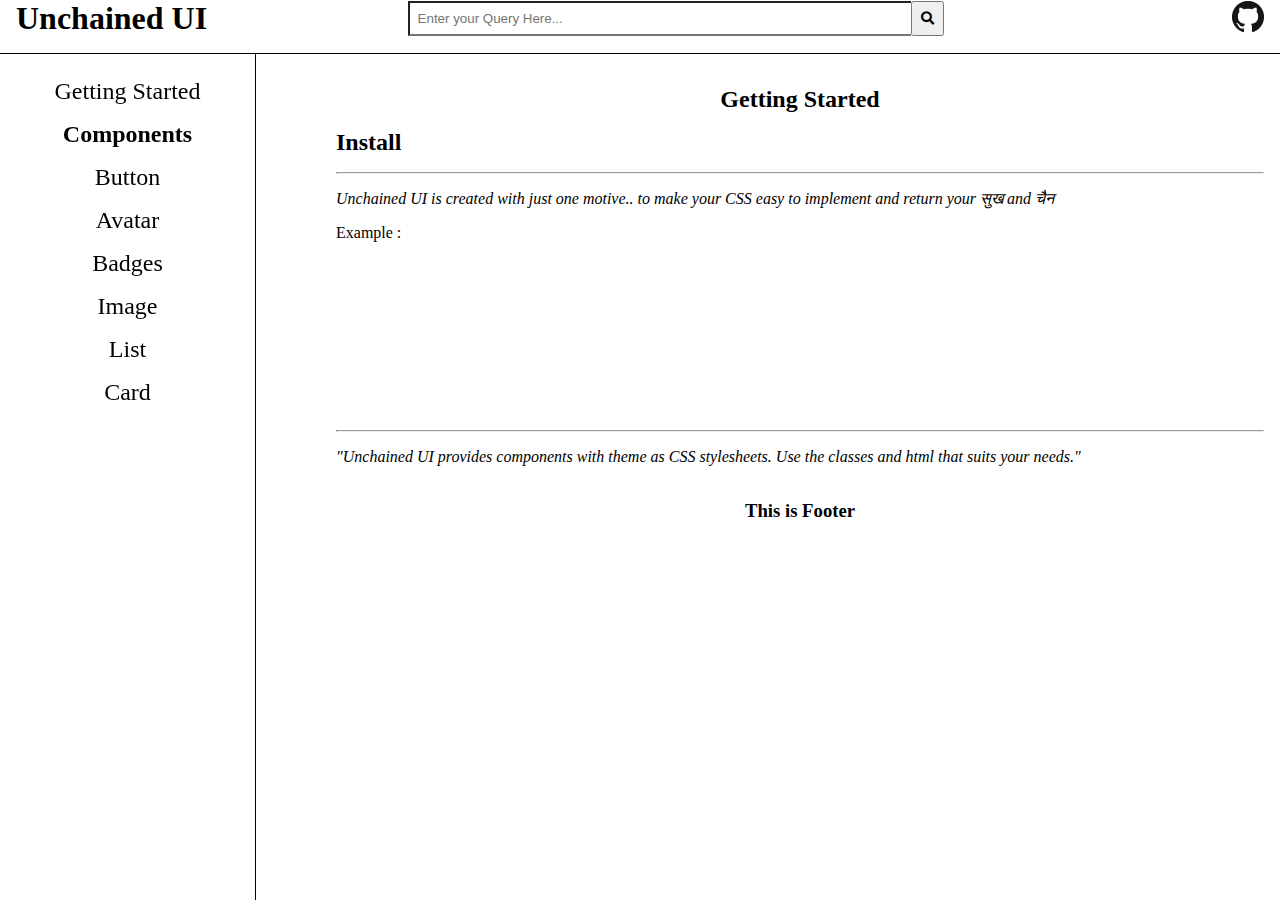
<file: index.html>
<!DOCTYPE html>
<html lang="en">
<head>
    <meta charset="UTF-8">
    <meta http-equiv="X-UA-Compatible" content="IE=edge">
    <meta name="viewport" content="width=device-width, initial-scale=1.0">
    <link rel="stylesheet" href="./Document_style.css">
    <link rel="stylesheet" href="./Component_style.css">
    <link rel="stylesheet" href="./Resources/fontawesome-free-5.15.2-web/css/all.css">
    <title>Nikhil Prasad| CSS Library</title>
</head>
<body>
    <nav class="main-nav">
        <div class="hamburger">
            <!-- <i class="fas fa-bars"></i> -->
            <span></span>
            <span></span>
            <span></span>
        </div>
        <div class="main-nav-1">
            <!-- <img src="./Images/brokenchain.jpg" alt="Css-Library-Logo"> -->
            <h2 class="header head1 center">Unchained UI</h2>
        </div>
        <div class="main-nav-2">
            <input placeholder="Enter your Query Here..." type="text"><button type="submit"><i class="fas fa-search"></i></button>
        </div>
        <a href="https://github.com/NikhilPrasad0497"><img src="./GitHub-Mark/PNG/GitHub-Mark-32px.png" alt="GitHub"></a>
    </nav>
    <nav>
        <div class="sidebar">
            <!-- <h2 class="header head1 center">Unchained UI</h2> -->
            <ul class="no-list">
                <li><a class="no-anchor header" href="/">Getting Started</a></li>
                <li><a class="header">Components</a></li>
                <li><a class="no-anchor" href="/button.html">Button</a></li>
                <li><a class="no-anchor" href="/avatar.html">Avatar</a></li>
                <li><a class="no-anchor" href="/Badges.html">Badges</a></li>
                <li><a class="no-anchor" href="/image.html">Image</a></li>
                <li><a class="no-anchor" href="/lists.html">List</a></li>
                <li><a class="no-anchor" href="/card.html">Card</a></li>
            </ul>
        </div>
    </nav>
    <div class="main">
        <section>
            <div class="content">
                <div>
                    <h1 class="header center space">Getting Started</h1>
                    <div>
                        <h2 class="header">Install</h2>
                        <!-- Internal Margin -->
                            <hr class="space">
                        <p class="space"> 
                            <em>
                                Unchained UI is created with just one motive.. to make your CSS easy to implement and return your <span>सुख and चैन</span>
                            </em>
                        </p>
                        <!-- Code Sample -->
                        <div>
                            <span>Example :</span><br><br>
                            <div class="iframe-container">
                                <iframe class="iframe"
                                    src="https://carbon.now.sh/embed?bg=rgba%2874%2C144%2C226%2C1%29&t=material&wt=none&l=auto&ds=false&dsyoff=20px&dsblur=17px&wc=true&wa=true&pv=0px&ph=0px&ln=false&fl=1&fm=JetBrains+Mono&fs=11px&lh=143%25&si=false&es=2x&wm=false&code=%253Clink%2520rel%253D%2522stylesheet%2522%2520%250Ahref%2522https%253A%252F%252Funchainedui.netlify.app%252Fstyle.css%2522%253E"
                                    style="transform: scale(1); overflow:hidden;"
                                    sandbox="allow-scripts allow-same-origin">
                                </iframe>
                            </div>
                        </div> 
                    </div>
                    <!-- Internal Margin -->
                    <div class="space">
                        <hr>
                    </div>
                    <div>
                        <p><em>"Unchained UI provides components with theme as CSS stylesheets. Use the classes and html that suits your needs."</em></p>
                    </div>
                </div>
            </div>
        </section>
    </div>
    <br>
    <footer class="footer">
        <div>
            <h3 style="text-align: center;">This is Footer</h3>
        </div>
    </footer>
    <script src="./app.js"></script>
</body>
</html>
</file>
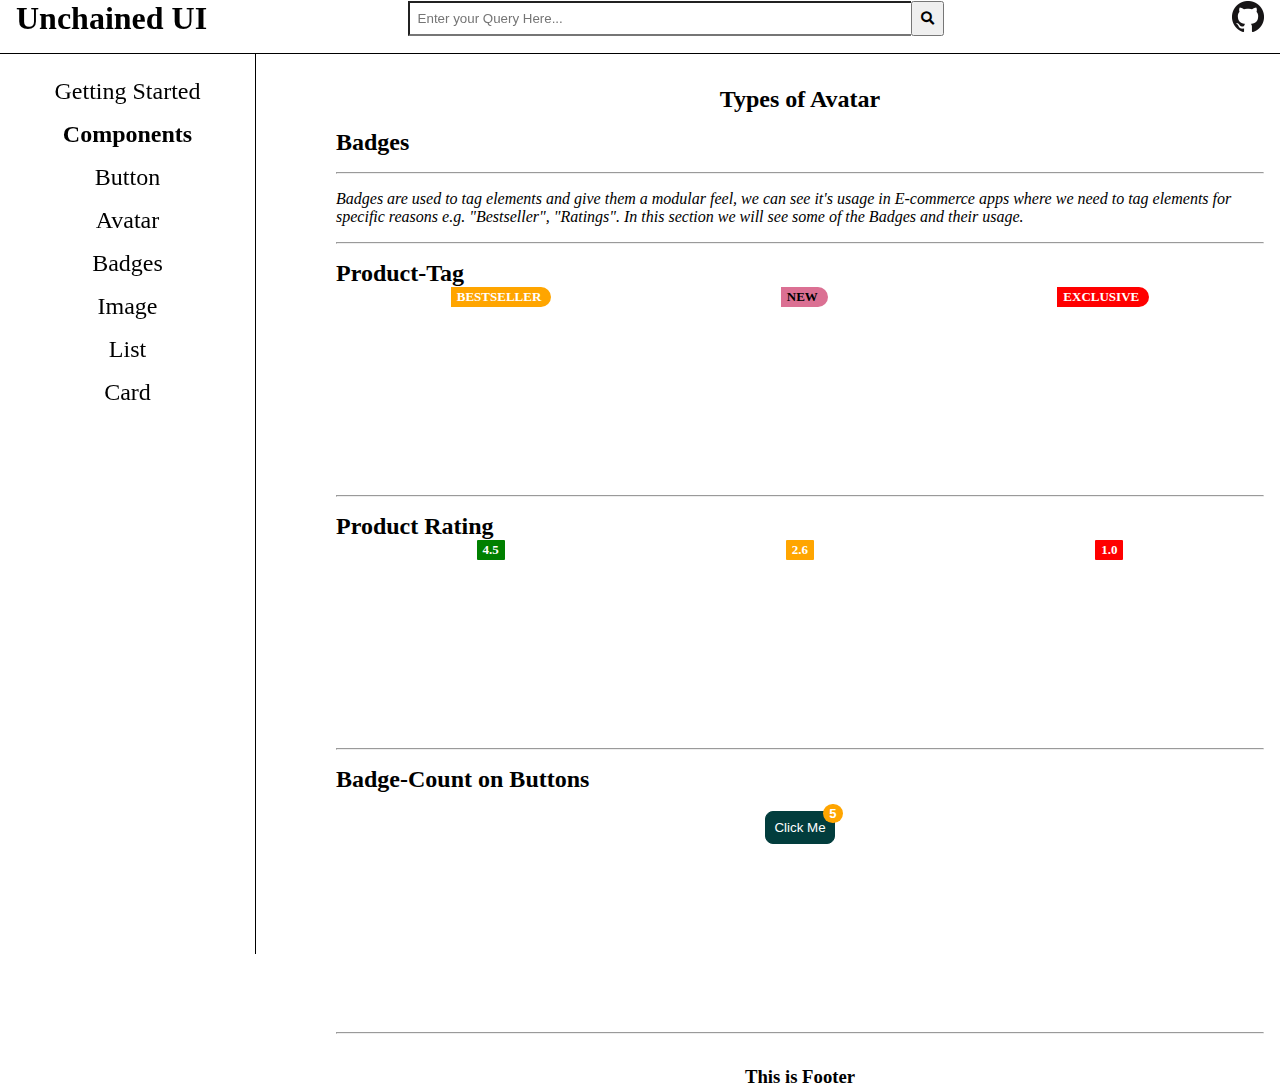
<file: Badges.html>
<!DOCTYPE html>
<html lang="en">
<head>
    <meta charset="UTF-8">
    <meta http-equiv="X-UA-Compatible" content="IE=edge">
    <meta name="viewport" content="width=device-width, initial-scale=1.0">
    <link rel="stylesheet" href="./Document_style.css">
    <link rel="stylesheet" href="./Component_style.css">
    <link rel="stylesheet" href="./Resources/fontawesome-free-5.15.2-web/css/all.css">
    <title>Nikhil Prasad|Badges</title>
</head>
<body>
    <nav class="main-nav">
        <div class="hamburger">
            <!-- <i class="fas fa-bars"></i> -->
            <span></span>
            <span></span>
            <span></span>
        </div>
        <div class="main-nav-1">
            <!-- <img src="./Images/brokenchain.jpg" alt="Css-Library-Logo"> -->
            <h2 class="header head1 center">Unchained UI</h2>
        </div>
        <div class="main-nav-2">
            <input placeholder="Enter your Query Here..." type="text"><button type="submit"><i class="fas fa-search"></i></button>
        </div>
        <a href="https://github.com/NikhilPrasad0497"><img src="./GitHub-Mark/PNG/GitHub-Mark-32px.png" alt="GitHub"></a>
    </nav>
    <!-- <hr class="space"> -->
    <nav>
        <div class="sidebar">
            <!-- <h2 class="header head1 center">Unchained UI</h2> -->
            <ul class="no-list">
                <li><a class="no-anchor header" href="/">Getting Started</a></li>
                <li><a class="header">Components</a></li>
                <li><a class="no-anchor" href="/button.html">Button</a></li>
                <li><a class="no-anchor" href="/avatar.html">Avatar</a></li>
                <li><a class="no-anchor" href="/Badges.html">Badges</a></li>
                <li><a class="no-anchor" href="/image.html">Image</a></li>
                <li><a class="no-anchor" href="/lists.html">List</a></li>
                <li><a class="no-anchor" href="/card.html">Card</a></li>
            </ul>
        </div>
    </nav>
    <main class="main">
        <section>
            <div class="content">
                <div>
                    <h1 class="header center space">Types of Avatar</h1>
                    <h2>Badges</h2>
                    <hr class="space">
                    <p>
                        <em>
                            Badges are used to tag elements and give them a modular feel, we can see it's usage in E-commerce apps where we need to tag elements for specific reasons e.g. "Bestseller", "Ratings". In this section we will see some of the Badges and their usage.
                        </em>
                    </p>
                    <hr class="space">
                </div>
                <div >
                    <h2>Product-Tag</h2>
                    <div class="container">
                        <div class="badge badge-product badge-product-bestseller">
                            BESTSELLER
                        </div>
                        <div class="badge badge-product badge-product-new">
                            NEW
                        </div>
                        <div class="badge badge-product badge-product-Exclusive">
                            EXCLUSIVE
                        </div>
                    </div>
                    <br>
                    <div class="iframe-container">
                        <iframe class="iframe"
                            src="https://carbon.now.sh/embed?bg=rgba%28171%2C+184%2C+195%2C+1%29&t=seti&wt=none&l=auto&ds=false&dsyoff=19px&dsblur=68px&wc=false&wa=true&pv=0px&ph=0px&ln=false&fl=1&fm=Hack&fs=12.5px&lh=136%25&si=false&es=2x&wm=false&code=%253Cdiv%2520class%253D%2522badge%2520badge-product-bestseller%2522%253E%250A%2520%2520%2520%2520%2520%2520%2520%2520BESTSELLER%250A%253C%252Fdiv%253E%250A%253Cdiv%2520class%253D%2522badge%2520badge-product-new%2522%253E%250A%2520%2520%2520%2520%2520%2520%2520%2520NEW%250A%253C%252Fdiv%253E%250A%253Cdiv%2520class%253D%2522badge%2520badge-product-Exclusive%2522%253E%250A%2520%2520%2520%2520%2520%2520%2520%2520EXCLUSIVE%250A%253C%252Fdiv%253E"
                            style="transform: scale(1); overflow:hidden;"
                            sandbox="allow-scripts allow-same-origin">
                        </iframe>
                    </div>
                </div>
                <hr class="space">
                <div>
                    <h2>Product Rating</h2>
                    <div class="container">
                        <div class="badge badge-rating badge-rating-good"><span>4.5</span>
                        </div>
                        <div class="badge badge-rating badge-rating-average"><span>2.6</span>
                        </div>
                        <div class="badge badge-rating badge-rating-poor"><span>1.0</span>
                        </div>
                    </div>
                    <br>
                    <div class="iframe-container">
                        <iframe class="iframe"
                            src="https://carbon.now.sh/embed?bg=rgba%281%2C7%2C18%2C1%29&t=cobalt&wt=none&l=auto&ds=false&dsyoff=20px&dsblur=68px&wc=false&wa=true&pv=0px&ph=0px&ln=false&fl=1&fm=Fira+Code&fs=14px&lh=152%25&si=false&es=2x&wm=false&code=%253Cdiv%2520class%253D%2522badge%2520badge-rating%2520badge-rating-good%2522%253E%250A%2509%253Cspan%253E4.5%253C%252Fspan%253E%250A%253C%252Fdiv%253E%250A%253Cdiv%2520class%253D%2522badge%2520badge-rating%2520badge-rating-average%2522%253E%250A%2509%253Cspan%253E2.6%253C%252Fspan%253E%250A%253C%252Fdiv%253E%250A%253Cdiv%2520class%253D%2522badge%2520badge-rating%2520badge-rating-poor%2522%253E%250A%2509%253Cspan%253E1.0%253C%252Fspan%253E%250A%253C%252Fdiv%253E"
                            style="transform: scale(1); overflow:hidden;"
                            sandbox="allow-scripts allow-same-origin">
                        </iframe>
                    </div>
                </div>
                <hr class="space">
                <div>
                    <h2>Badge-Count on Buttons</h2><br>
                    <div class="container">
                        <button class="btn btn-filled-primary" style="position: relative;">Click Me <div class="badge badge-count">5</div></button>
                    </div>
                    <br>
                    <div class="iframe-container">
                        <iframe class="iframe"
                            src="https://carbon.now.sh/embed?bg=rgba%281%2C7%2C18%2C1%29&t=cobalt&wt=none&l=htmlmixed&ds=false&dsyoff=20px&dsblur=68px&wc=false&wa=true&pv=0px&ph=0px&ln=false&fl=1&fm=Fira+Code&fs=14px&lh=152%25&si=false&es=2x&wm=false&code=%253Cbutton%2520class%253D%2522btn%2520btn-filled-primary%2522%2520style%253D%2522position%253A%2520relative%253B%2522%253EClick%2520Me%2520%250A%2520%2520%253Cdiv%2520class%253D%2522badge%2520badge-count%2522%253E%250A%2520%2520%2520%25205%250A%2520%2520%253C%252Fdiv%253E%250A%253C%252Fbutton%253E"
                            style="transform: scale(1); overflow:hidden;"
                            sandbox="allow-scripts allow-same-origin">
                        </iframe>
                    </div>
                </div>
                <hr class="space">
            </div>
        </section>
    </main>
    <footer>
        <div class="footer">
            <h3 style="text-align: center;">This is Footer</h3>
        </div>
    </footer>
    <script src="./app.js"></script>
</body>
</html>
</file>
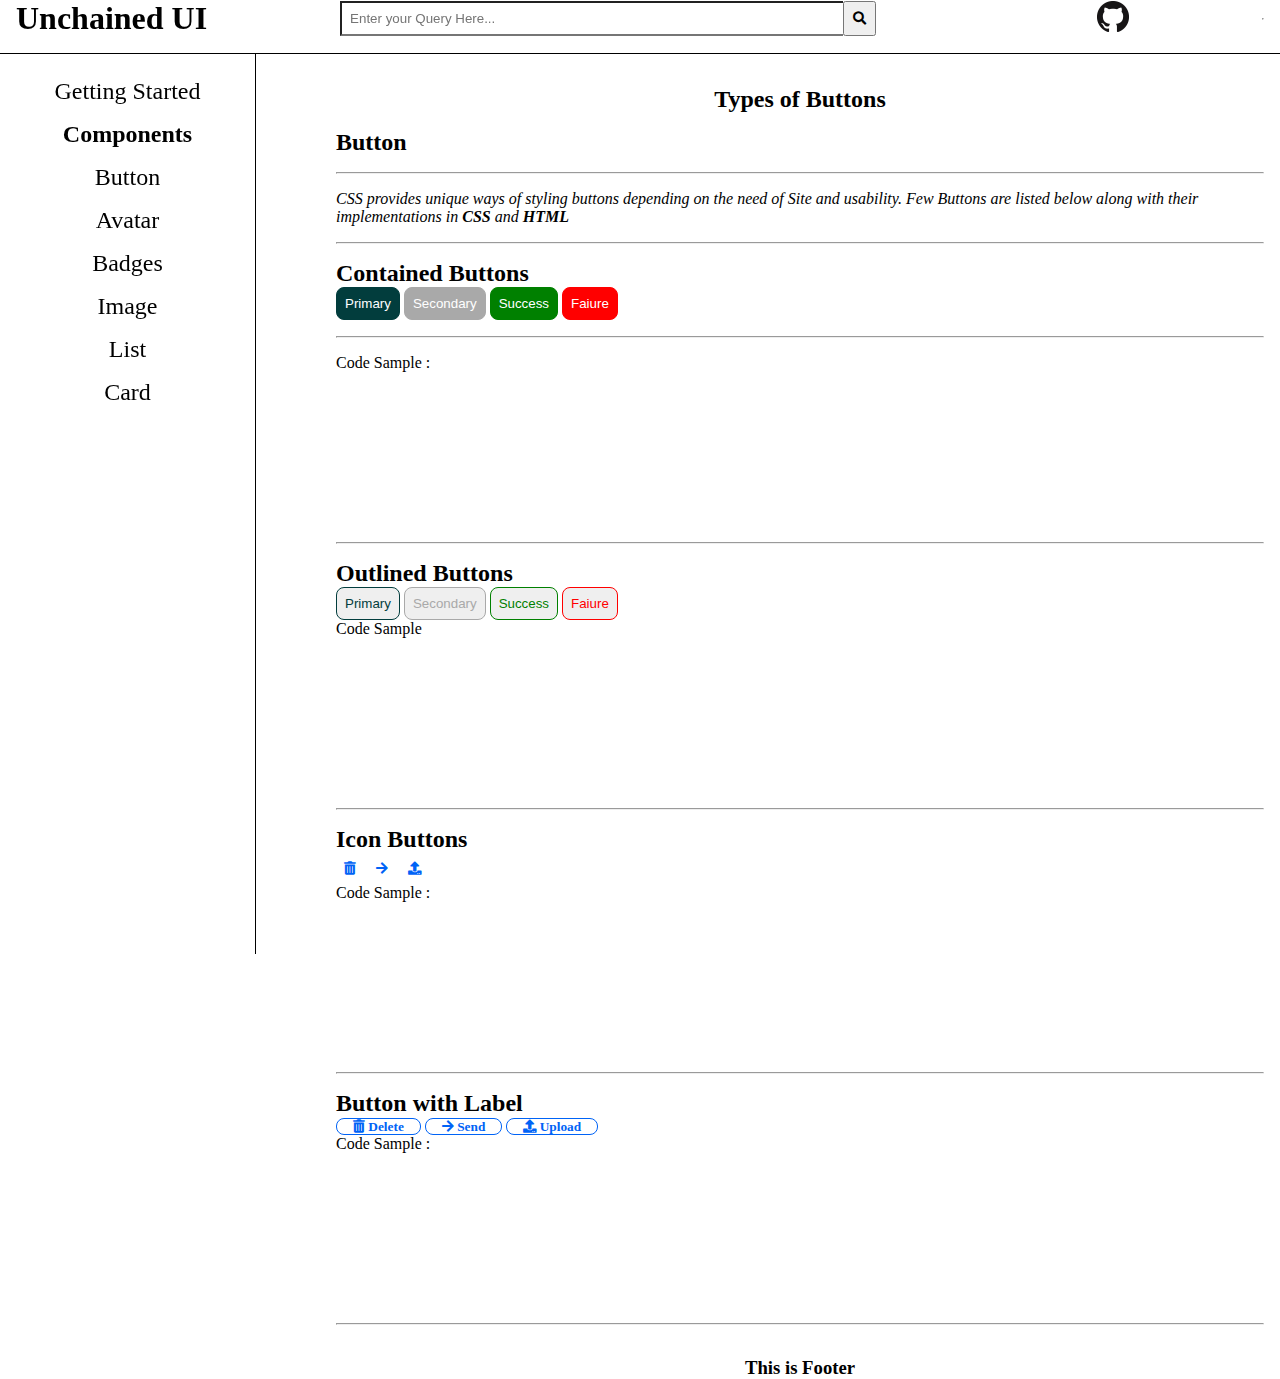
<file: button.html>
<!DOCTYPE html>
<html lang="en">
<head>
    <meta charset="UTF-8">
    <meta http-equiv="X-UA-Compatible" content="IE=edge">
    <meta name="viewport" content="width=device-width, initial-scale=1.0">
    <link rel="stylesheet" href="./Document_style.css">
    <link rel="stylesheet" href="./Component_style.css">
    <link rel="stylesheet" href="./Resources/fontawesome-free-5.15.2-web/css/all.css">
    <title>Nikhil Prasad|Button</title>
</head>
<body>
    <nav class="main-nav">
        <div class="hamburger">
            <!-- <i class="fas fa-bars"></i> -->
            <span></span>
            <span></span>
            <span></span>
        </div>
        <div class="main-nav-1">
            <!-- <img src="./Images/brokenchain.jpg" alt="Css-Library-Logo"> -->
            <h2 class="header head1 center">Unchained UI</h2>
        </div>
        <div class="main-nav-2">
            <input placeholder="Enter your Query Here..." type="text"><button type="submit"><i class="fas fa-search"></i></button>
        </div>
        <a href="https://github.com/NikhilPrasad0497"><img src="./GitHub-Mark/PNG/GitHub-Mark-32px.png" alt="GitHub"></a>
        <hr class="space">
    </nav>
    
    <nav>
        <div class="sidebar">
            <!-- <h2 class="header head1 center">Unchained UI</h2> -->
            <ul class="no-list">
                <li><a class="no-anchor header" href="/">Getting Started</a></li>
                <li><a class="header">Components</a></li>
                <li><a class="no-anchor" href="/button.html">Button</a></li>
                <li><a class="no-anchor" href="/avatar.html">Avatar</a></li>
                <li><a class="no-anchor" href="/Badges.html">Badges</a></li>
                <li><a class="no-anchor" href="/image.html">Image</a></li>
                <li><a class="no-anchor" href="/lists.html">List</a></li>
                <li><a class="no-anchor" href="/card.html">Card</a></li>
            </ul>
        </div>
    </nav>
    <main class="main">
        <section>
            <div class="content">
                <div>
                    <h1 class="header center space">Types of Buttons</h1>
                    <h2>Button</h2>
                    <div class="space"><hr></div>
                    <p>
                        <em>
                            CSS provides unique ways of styling buttons depending on the need of Site and usability. Few Buttons are listed below along with their implementations in <strong>CSS</strong> and <strong>HTML</strong> 
                        </em>
                    </p>
                    <hr class="space">
                </div>
                <div>
                    <h2>Contained Buttons</h2>
                    <button class="btn btn-filled-primary">Primary</button>
                    <button class="btn btn-filled-secondary">Secondary</button>
                    <button class="btn btn-filled-success">Success</button>
                    <button class="btn btn-filled-failure">Faiure</button>
                    <hr class="space">
                    <div class="iframe-container">
                        <p>Code Sample : </p>
                        <iframe class="iframe"
                        src="https://carbon.now.sh/embed?bg=rgba%28171%2C+184%2C+195%2C+1%29&t=seti&wt=none&l=auto&ds=true&dsyoff=19px&dsblur=68px&wc=false&wa=true&pv=0px&ph=0px&ln=false&fl=1&fm=Hack&fs=14px&lh=133%25&si=false&es=2x&wm=false&code=%253Cbutton%2520class%253D%2522btn%2520btn-filled-primary%2522%253EPrimary%253C%252Fbutton%253E%250A%253Cbutton%2520class%253D%2522btn%2520btn-filled-secondary%2522%253ESecondary%253C%252Fbutton%253E%250A%253Cbutton%2520class%253D%2522btn%2520btn-filled-success%2522%253ESuccess%253C%252Fbutton%253E%250A%253Cbutton%2520class%253D%2522btn%2520btn-filled-failure%2522%253EFaiure%253C%252Fbutton%253E"
                        style="transform: scale(1); overflow:hidden;"
                        sandbox="allow-scripts allow-same-origin">
                    </iframe>
                    </div>
                    
                    <hr class="space">
                </div>
                <div>
                    <h2>Outlined Buttons</h2>
                    <button class="btn btn-outline-primary">Primary</button>
                    <button class="btn btn-outline-secondary">Secondary</button>
                    <button class="btn btn-outline-success">Success</button>
                    <button class="btn btn-outline-failure">Faiure</button>
                    <div class="iframe-container">
                        <p>Code Sample</p>
                        <iframe class="iframe"
  src="https://carbon.now.sh/embed?bg=rgba%28171%2C+184%2C+195%2C+1%29&t=seti&wt=none&l=auto&ds=true&dsyoff=19px&dsblur=68px&wc=false&wa=true&pv=0px&ph=0px&ln=false&fl=1&fm=Hack&fs=14px&lh=133%25&si=false&es=2x&wm=false&code=%253Cbutton%2520class%253D%2522btn%2520btn-outline-primary%2522%253EPrimary%253C%252Fbutton%253E%250A%253Cbutton%2520class%253D%2522btn%2520btn-outline-secondary%2522%253ESecondary%253C%252Fbutton%253E%250A%253Cbutton%2520class%253D%2522btn%2520btn-outline-success%2522%253ESuccess%253C%252Fbutton%253E%250A%253Cbutton%2520class%253D%2522btn%2520btn-outline-failure%2522%253EFaiure%253C%252Fbutton%253E"
  style="transform: scale(1); overflow:hidden;"
  sandbox="allow-scripts allow-same-origin">
</iframe>

                    </div>
                    <hr class="space">
                </div>
                <div>
                    <h2>Icon Buttons</h2>
                    <button class="btn btn-icon"><i class="fas fa-trash-alt"></i></button>
                    <button class="btn btn-icon"><i class="fas fa-arrow-right"></i></button>
                    <button class="btn btn-icon"><i class="fas fa-upload"></i></button>
                    <div class="iframe-container">
                        <p>Code Sample :</p>
                        <iframe class="iframe"
                            src="https://carbon.now.sh/embed?bg=rgba%28171%2C+184%2C+195%2C+1%29&t=seti&wt=none&l=auto&ds=true&dsyoff=19px&dsblur=68px&wc=false&wa=true&pv=0px&ph=0px&ln=false&fl=1&fm=Hack&fs=14px&lh=133%25&si=false&es=2x&wm=false&code=%253Cbutton%2520class%253D%2522btn%2520btn-icon%2522%253E%253Ci%2520class%253D%2522fas%2520fa-trash-alt%2522%253E%253C%252Fi%253E%253C%252Fbutton%253E%250A%253Cbutton%2520class%253D%2522btn%2520btn-icon%2522%253E%253Ci%2520class%253D%2522fas%2520fa-arrow-right%2522%253E%253C%252Fi%253E%253C%252Fbutton%253E%250A%253Cbutton%2520class%253D%2522btn%2520btn-icon%2522%253E%253Ci%2520class%253D%2522fas%2520fa-upload%2522%253E%253C%252Fi%253E%253C%252Fbutton%253E"
                            style="transform: scale(1); overflow:hidden;"
                            sandbox="allow-scripts allow-same-origin">
                        </iframe>

                    </div>
                    <hr class="space">
                </div>
                <div>
                    <h2>Button with Label</h2>
                    <button class="btn btn-icon btn-padding"><i class="fas fa-trash-alt"> Delete</i></button>
                    <button class="btn btn-icon btn-padding"><i class="fas fa-arrow-right"> Send</i></button>
                    <button class="btn btn-icon btn-padding"><i class="fas fa-upload"> Upload</i></button>
                    <div class="iframe-container">
                        <p>Code Sample :</p>
                        <iframe class="iframe"
                            src="https://carbon.now.sh/embed?bg=rgba%28171%2C+184%2C+195%2C+1%29&t=seti&wt=none&l=auto&ds=true&dsyoff=19px&dsblur=68px&wc=false&wa=true&pv=0px&ph=0px&ln=false&fl=1&fm=Hack&fs=14px&lh=133%25&si=false&es=2x&wm=false&code=%253Cbutton%2520class%253D%2522btn%2520btn-icon%2520btn-padding%2522%253E%253Ci%2520class%253D%2522fas%2520fa-trash-alt%2522%253E%2520Delete%253C%252Fi%253E%253C%252Fbutton%253E%250A%253Cbutton%2520class%253D%2522btn%2520btn-icon%2520btn-padding%2522%253E%253Ci%2520class%253D%2522fas%2520fa-arrow-right%2522%253E%2520Send%253C%252Fi%253E%253C%252Fbutton%253E%250A%253Cbutton%2520class%253D%2522btn%2520btn-icon%2520btn-padding%2522%253E%253Ci%2520class%253D%2522fas%2520fa-upload%2522%253E%2520Upload%253C%252Fi%253E%253C%252Fbutton%253E"
                            style="transform: scale(1); overflow:hidden;"
                            sandbox="allow-scripts allow-same-origin">
                        </iframe>

                    </div>
                    <hr class="space">
                </div>
            </div>
        </section>
    </main>
    <footer>
        <div class="footer">
            <h3 style="text-align: center;">This is Footer</h3>
        </div>
    </footer>
    <script src="./app.js"></script>
</body>
</html>
</file>
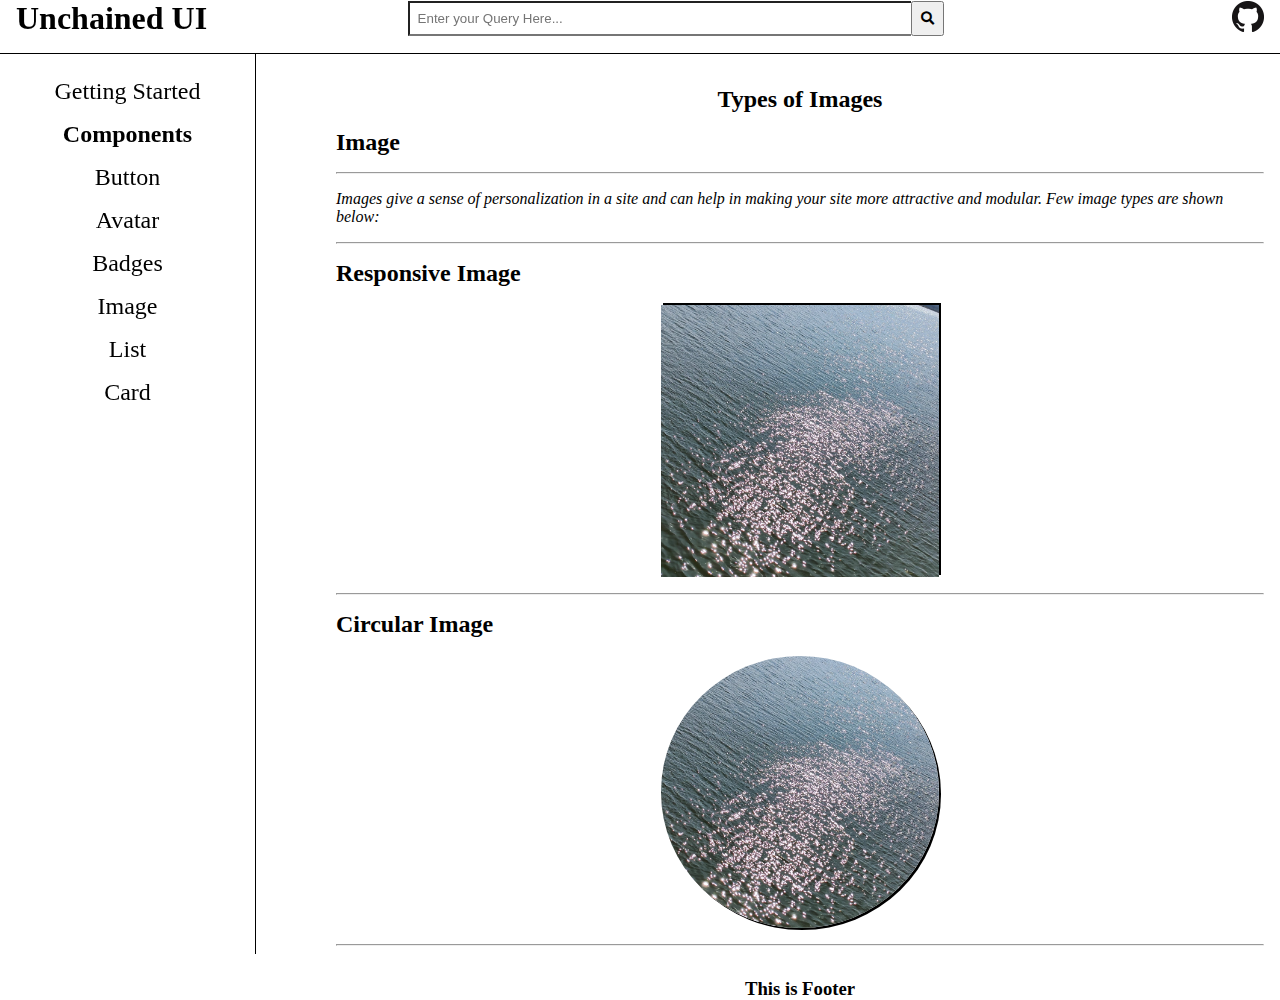
<file: image.html>
<!DOCTYPE html>
<html lang="en">
<head>
    <meta charset="UTF-8">
    <meta http-equiv="X-UA-Compatible" content="IE=edge">
    <meta name="viewport" content="width=device-width, initial-scale=1.0">
    <link rel="stylesheet" href="./Document_style.css">
    <link rel="stylesheet" href="./Component_style.css">
    <link rel="stylesheet" href="./Resources/fontawesome-free-5.15.2-web/css/all.css">
    <title>Nikhil Prasad|Button</title>
</head>
<body>
    <nav class="main-nav">
        <div class="hamburger">
            <!-- <i class="fas fa-bars"></i> -->
            <span></span>
            <span></span>
            <span></span>
        </div>
        <div class="main-nav-1">
            <!-- <img src="./Images/brokenchain.jpg" alt="Css-Library-Logo"> -->
            <h2 class="header head1 center">Unchained UI</h2>
        </div>
        <div class="main-nav-2">
            <input placeholder="Enter your Query Here..." type="text"><button type="submit"><i class="fas fa-search"></i></button>
        </div>
        <a href="https://github.com/NikhilPrasad0497"><img src="./GitHub-Mark/PNG/GitHub-Mark-32px.png" alt="GitHub"></a>
    </nav>
    <!-- <hr class="space"> -->
    <nav>
        <div class="sidebar">
            <!-- <h2 class="header head1 center">Unchained UI</h2> -->
            <ul class="no-list">
                <li><a class="no-anchor header" href="/">Getting Started</a></li>
                <li><a class="header">Components</a></li>
                <li><a class="no-anchor" href="/button.html">Button</a></li>
                <li><a class="no-anchor" href="/avatar.html">Avatar</a></li>
                <li><a class="no-anchor" href="/Badges.html">Badges</a></li>
                <li><a class="no-anchor" href="/image.html">Image</a></li>
                <li><a class="no-anchor" href="/lists.html">List</a></li>
                <li><a class="no-anchor" href="/card.html">Card</a></li>
            </ul>
        </div>
    </nav>
    <main class="main">
        <section>
            <div class="content">
                <div>
                    <h1 class="header center space">Types of Images</h1>
                    <h2>Image</h2>
                    <hr class="space">
                    <p>
                        <em>
                            Images give a sense of personalization in a site and can help in making your site more attractive and modular. Few image types are shown below:
                        </em>
                    </p>
                    <hr class="space">
                </div>
                <div>
                    <h2>Responsive Image</h2><br>
                    <div class="img-responsive" >
                        <img class="img-square" src="./Images/IMG_20210123_140633.jpg" alt="Sparkling Water">
                    </div>
                </div>
                <hr class="space">
                <div>
                    <h2>Circular Image</h2><br>
                    <div class="img-responsive">
                        <img class="img-circular" src="./Images/IMG_20210123_140633.jpg" alt="Cirecular Sparkling Water">
                    </div>
                </div>
                <hr class="space">
                <!-- <hr class="space"> -->
            </div>
        </section>
    </main>
    <footer>
        <div class="footer">
            <h3 style="text-align: center;">This is Footer</h3>
        </div>
    </footer>
    <script src="./app.js"></script>
</body>
</html>
</file>
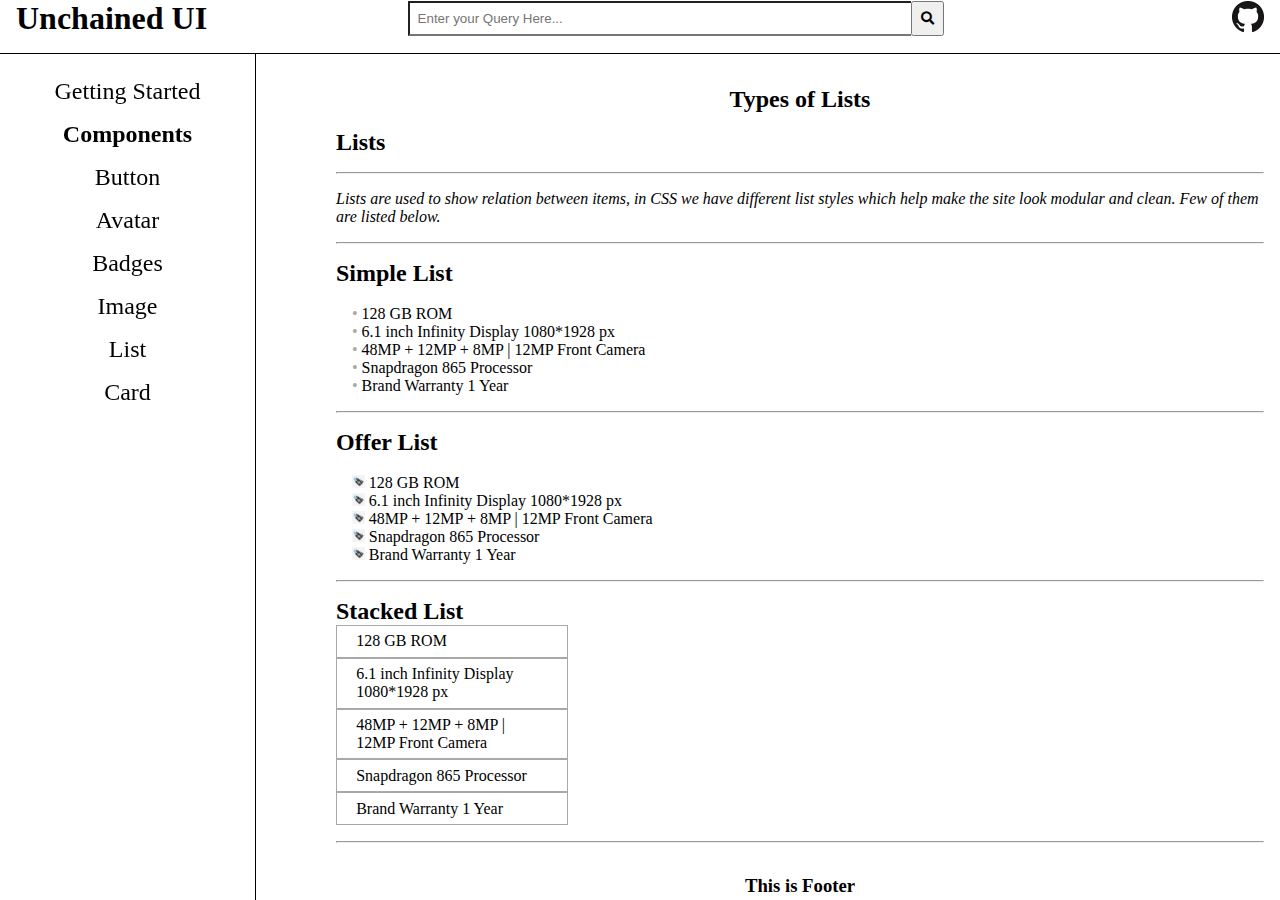
<file: lists.html>
<!DOCTYPE html>
<html lang="en">
<head>
    <meta charset="UTF-8">
    <meta http-equiv="X-UA-Compatible" content="IE=edge">
    <meta name="viewport" content="width=device-width, initial-scale=1.0">
    <link rel="stylesheet" href="./Document_style.css">
    <link rel="stylesheet" href="./Component_style.css">
    <link rel="stylesheet" href="./Resources/fontawesome-free-5.15.2-web/css/all.css">
    <title>Nikhil Prasad|Button</title>
</head>
<body>
    <nav class="main-nav">
        <div class="hamburger">
            <!-- <i class="fas fa-bars"></i> -->
            <span></span>
            <span></span>
            <span></span>
        </div>
        <div class="main-nav-1">
            <!-- <img src="./Images/brokenchain.jpg" alt="Css-Library-Logo"> -->
            <h2 class="header head1 center">Unchained UI</h2>
        </div>
        <div class="main-nav-2">
            <input placeholder="Enter your Query Here..." type="text"><button type="submit"><i class="fas fa-search"></i></button>
        </div>
        <a href="https://github.com/NikhilPrasad0497"><img src="./GitHub-Mark/PNG/GitHub-Mark-32px.png" alt="GitHub"></a>
    </nav>
    <!-- <hr class="space"> -->
    <nav>
        <div class="sidebar">
            <!-- <h2 class="header head1 center">Unchained UI</h2> -->
            <ul class="no-list">
                <li><a class="no-anchor header" href="/">Getting Started</a></li>
                <li><a class="header">Components</a></li>
                <li><a class="no-anchor" href="/button.html">Button</a></li>
                <li><a class="no-anchor" href="/avatar.html">Avatar</a></li>
                <li><a class="no-anchor" href="/Badges.html">Badges</a></li>
                <li><a class="no-anchor" href="/image.html">Image</a></li>
                <li><a class="no-anchor" href="/lists.html">List</a></li>
                <li><a class="no-anchor" href="/card.html">Card</a></li>
            </ul>
        </div>
    </nav>
    <main class="main">
        <section>
            <div class="content">
                <div>
                    <h1 class="header center space">Types of Lists</h1>
                    <h2>Lists</h2>
                    <hr class="space">
                    <p>
                        <em>
                            Lists are used to show relation between items, in CSS we have different list styles which help make the site look modular and clean. Few of them are listed below.
                        </em>
                    </p>
                    <hr class="space">
                </div>
                <div >
                    <h2>Simple List</h2><br>
                    <div>
                        <ul class="bullet-lists list-style-bullet">
                            <li class="simple-list">128 GB ROM</li>
                            <li class="simple-list">6.1 inch Infinity Display 1080*1928 px</li>
                            <li class="simple-list">48MP + 12MP + 8MP | 12MP Front Camera</li>
                            <li class="simple-list">Snapdragon 865 Processor</li>
                            <li class="simple-list">Brand Warranty 1 Year</li>
                        </ul>
                    </div>
                </div>
                <hr class="space">
                <div>
                    <h2>Offer List</h2><br>
                    <div>
                        <ul class="bullet-lists list-style-offer">
                            <li class="simple-list">128 GB ROM</li>
                            <li class="simple-list">6.1 inch Infinity Display 1080*1928 px</li>
                            <li class="simple-list">48MP + 12MP + 8MP | 12MP Front Camera</li>
                            <li class="simple-list">Snapdragon 865 Processor</li>
                            <li class="simple-list">Brand Warranty 1 Year</li>
                        </ul>
                    </div>
                </div>
                <hr class="space">
                <div>
                   <h2>Stacked List</h2>
                   <div>
                        <ul class="bullet-lists">
                            <li class="simple-list-stacked">128 GB ROM</li>
                            <li class="simple-list-stacked">6.1 inch Infinity Display 1080*1928 px</li>
                            <li class="simple-list-stacked">48MP + 12MP + 8MP | 12MP Front Camera</li>
                            <li class="simple-list-stacked">Snapdragon 865 Processor</li>
                            <li class="simple-list-stacked">Brand Warranty 1 Year</li>
                        </ul>
                    </div>
                </div>
                <hr class="space">
            </div>
        </section>
    </main>
    <footer>
        <div class="footer">
            <h3 style="text-align: center;">This is Footer</h3>
        </div>
    </footer>
    <script src="./app.js"></script>
</body>
</html>
</file>
<file: Document_style.css>
*{
    box-sizing: border-box;
    margin: 0;
    padding: 0;
    --primary-color: #CA8A04;
}

/* NAV */
.hamburger{
    display: none;
    /* z-index: 4; */
}
.main-nav{
    position: sticky;
    top: 0;
    display: flex;
    align-items: center; 
    justify-content: space-between; 
    padding: 0 1rem 1rem 1rem;
    z-index: 2;
    border-bottom: 1px solid black;
    /* background-color: black; */
}
.main-nav{
    align-self: center;
}

.main-nav-1>img{
    margin-left: 4rem;
    width: 100%;
    height: 15vh;
    
}

.main-nav-2{
    padding-right: 2rem;
    width: 50%;
    display: flex;
    align-items: center;
}

.main-nav-2 > a{
    margin: 0rem 2rem 0rem 4rem;
}

.main-nav-2 > input{
    width: 85%;
    padding: 0.5rem;
    border-right: 0;
}

.main-nav-2 > button{
    padding: 0.5rem;
}

/* SIDE BAR */
.sidebar{
    position: fixed;
    /* top: 25%; */
    right: 80%;
    width: 20%;
    overflow-y: hidden;
    height: 100vh;
    overflow-x: hidden;
    z-index: 1;
    border-right: 1px solid black;
    /* display: flex;
    flex-direction: column; */
}

/* HEADER */
.header{
    text-decoration: none;
    color: inherit;
    font-size: x-large;
    font-weight: bolder;
    /* padding: 0.6rem 1rem; */
}

.center{
    text-align: center;
}

.head1{
    font-size: xx-large;
}

/* LIST */
.no-list{
    list-style-type: none;
    padding: 1rem 1rem;
}
.no-list > li{
    padding: 0.5rem 1rem;
    text-align: center;
}

/* ANCHOR */
.no-anchor{
    text-decoration: none;
    color: inherit;
    text-align: center;
    font-size: x-large;
    font-weight: lighter;
    /* padding: 1rem 1rem; */
}

/* MAIN */
.main{
    position: relative;
    /* top: 25%; */
    left: 25%;
    width: 75%;
    /* overflow-x: hidden; */
    /* text-align: center; */
}

.content{
    display: flex;
    /* width: 100vw; */
    flex-direction: column;
    padding: 1rem;
    /* align-items: center; */
}

.iframe-container{
    width: 100%;
    height: 40%;
    padding: 0rem;
}

.iframe{
    width: 100%;
    height: 60%;
    border: 0;
    /* position: absolute;
    display: block;
    margin-right: 1rem;
    overflow-x: scroll; */
}
.space{
    margin:1rem 0rem;
}

/* .iframe-container{
    width: auto;
    height: 100vh;
} */

/* FOOTER */

.footer{
    position: relative; 
    left: 25%;
    bottom: 0; 
    width: 75%; 
    /* padding: 1rem; */
}

/* Media Query */
@media screen and (max-width: 700px){
    
    *{
        box-sizing: border-box;
        margin: 0rem;
        padding: 0rem;
    }
    .hamburger{
        display: inline-block;
        height: 0.5rem;
        width: 2rem;
        position: relative;
        /* z-index: 1; */
        cursor: pointer;
    }
    
    .hamburger span:nth-child(1){
        position: absolute;
        top: 0;
        display: inline-block;
        height: 3px;
        width: 20px;
        background: black;
    }
    
    .hamburger span:nth-child(2){
        position: absolute;
        top: 5px;
        display: inline-block;
        height: 3px;
        width: 20px;
        background: black;
    }
    
    .hamburger span:nth-child(3){
        position: absolute;
        top: 10px;
        display: inline-block;
        height: 3px;
        width: 20px;
        background: black;
    }

    .hamburger.open{
        transform: rotate(720deg);
        transition: 2sec;
        
    }

    .hamburger.open span:nth-child(1){
        background: var(--primary-color);
        transform: rotate(45deg) translate(5px,8px);
    }

    .hamburger.open span:nth-child(2){
        background: transparent;
    }

    .hamburger.open span:nth-child(3){
        background: var(--primary-color);
        transform: rotate(-45deg) translate(-1px,-2px);
    }
    
    

    .sidebar{
        position: fixed;
        top: 0;
        left: 0;
        right: 0;
        bottom: 0;
        width: 100%;
        height: 100vh;
        background: black;
        color: white;
        transform: translateY(-100%);
        overflow-y: scroll;
        transition: transform 0.2s;
        /* list-style: none; */
        padding-top: 4rem;
        z-index: 1;
    }

    .open{
        transform: translateY(0);
        transition: transform 0.2s;
        /* background: white; */
    }

    .main-nav-1>img{
        margin-left: 1rem;
        width: 100%;
        height: 15vh;
        
    }

    .main-nav-2{
        display: none;
    }

    .main{
        position: static;
        /* margin: 0.4rem; */
        width: 100vw;
    }
    .content{
        padding: 1rem;
    }
    .iframe-container{
        width: 100%;
        height: 30%;
        padding: 0rem;
    }

    .iframe{
        width: 100%;
        height: 70%;
        border: 0;
    }

    .footer{
        left: 0;
    }
}

/* Points:
    1. Hide Searchbar
    2. Hide SideBar
    3. Display Hamburger
    4. 
*/
</file>
<file: Component_style.css>
*{
    --button-primary-font-color: white; 
    --button-primary-back-color: rgb(2, 61, 61);
    --button-secondary-back-color: darkgrey;
    --button-success-back-color: green;
    --button-failure-back-color: red;
    --button-icon-color: rgb(0, 99, 246);
    --badge-Bestseller-background-color: orange;
    --badge-Bestseller-color: white;
    --badge-new-background-color: palevioletred;
    --badge-exclusive-background-color: red;
    /* --badge-exclusive-color: white */
    --badge-rating-good-background-color: green;
    --badge-rating-average-background-color: orange;
    --badge-rating-poor-background-color: red;
}
.btn{
    padding: 0.5rem;
    cursor: pointer;
    border-radius: 0.5rem;
    color: var(--button-primary-font-color);
}

.btn-filled-primary{
    background: var(--button-primary-back-color) ;
    border: 0.5px solid var(--button-primary-back-color);
}

.btn-filled-secondary{
    background: var(--button-secondary-back-color);
    border: 0.5px solid var(--button-secondary-back-color);
}

.btn-filled-success{
    background: var(--button-success-back-color);
    border: 0.5px solid var(--button-success-back-color);
}

.btn-filled-failure{
    background: var(--button-failure-back-color);
    border: 0.5px solid var(--button-failure-back-color);
}

.btn-outline-primary{
    color: var(--button-primary-back-color);
    border: 0.5px solid var(--button-primary-back-color);
}

.btn-outline-secondary{
    color: var(--button-secondary-back-color);
    border: 0.5px solid var(--button-secondary-back-color);
}

.btn-outline-success{
    color: var(--button-success-back-color);
    border: 0.5px solid var(--button-success-back-color);
}

.btn-outline-failure{
    color: var(--button-failure-back-color);
    border: 0.5px solid var(--button-failure-back-color);
}

.btn-icon{
    background: transparent;
    color: var(--button-icon-color);
    border: none;
}

.btn-padding{
    padding: 0rem 1rem;
    border: 0.5px solid var(--button-icon-color) ;
}

.container{
    display: flex;
    justify-content: space-around;
}
.avatar{
    border-radius: 50%;
    border: 4px solid gray;
}

.avatar-sm{
    width: 70px;
    height: 70px;
}

.avatar-md{
    width: 100px;
    height: 100px;
}

.avatar-lg{
    width: 120px;
    height: 120px;
}

.badge{
    cursor: pointer;
    font-weight: bold;
    font-size: small;
    padding: 2px 6px;
}

.badge-product{
    border-top-right-radius: 50px;
    border-bottom-right-radius: 50px;
    padding-right: 10px;
}

.badge-product-bestseller{
    background-color: var(--badge-Bestseller-background-color);
    color: var(--badge-Bestseller-color);
    
}

.badge-product-new{
    background-color: var(--badge-new-background-color);
}

.badge-product-Exclusive{
    background-color: var(--badge-exclusive-background-color);
    color: var(--badge-Bestseller-color);
}

.badge-rating{
    color: var(--badge-Bestseller-color);
    border-radius: 1px;
    padding: 2px 6px;
}

.badge-rating-good{
    background-color:var(--badge-rating-good-background-color) ;
}

.badge-rating-average{
    background-color: var(--badge-rating-average-background-color);
}

.badge-rating-poor{
    background-color: var(--badge-rating-poor-background-color);
}

.badge-count{
    position: absolute;
    top: -8px;
    right: -9px;
    background-color: orange;
    border-radius: 50%;
}

.img-responsive{
    display: flex;
    justify-content: center;
    max-width: 100%;
    /* max-height: 70vh; */

}

.img-square{
    width: 30%;
    height: 30%;
    box-shadow: 2px -2px black;
}

.img-circular{
    border-radius: 50%;
    width: 30%;
    height: 30%;
    box-shadow: 2px 2px black;
}

.bullet-lists{
    list-style: none;
    padding: 0;
    margin: 0;
}

.simple-list{
    padding-left: 1rem;
    /* text-indent: -0.5rem; */
}

.list-style-bullet .simple-list::before{
    content: "•";
    color: darkgray;
    padding-right: 0.25rem;
}

.list-style-offer .simple-list::before{
    background-image: url(./Images/Offer.png);
    background-repeat: no-repeat;
    background-size: 0.8rem 0.8rem;
    display: inline-block;
    width: 0.8rem;
    height: 0.8rem;
    content: "";
    padding-right: 0.25rem;
}

.simple-list-stacked{
    width: 25%;
   text-align: left;
   padding: 0.4rem 1.2rem;
   border: 1px solid darkgray; 
}

/* CARD */

.card{
    display: flex;
    position: relative;
    flex-direction: column;
    cursor: pointer;
    border: none;
    border-radius: 4px;
    box-shadow: 0 2px 3px 0 rgb(0, 0, 0 / 10%);
    width: 20%;
}

.card-img{
    position: relative;
    width: 100%;
}

.card-img-img{
    width: 100%;
    height: auto;
}

.card-tag{
    position: absolute;
    top: 0.5rem;
    z-index: 1;
}

.card-rating{
    position: absolute;
    bottom: 3rem;
    right: 1rem;
    z-index: 1;
}

@media screen and (max-width: 700px){
    .simple-list-stacked{
        width: 100%;
       text-align: left;
       padding: 0.4rem 1.2rem;
       border: 1px solid darkgray; 
    }
    .card{
        width: 50%;
    }
    .card-rating{
        bottom: 4rem;
    }
}
</file>
